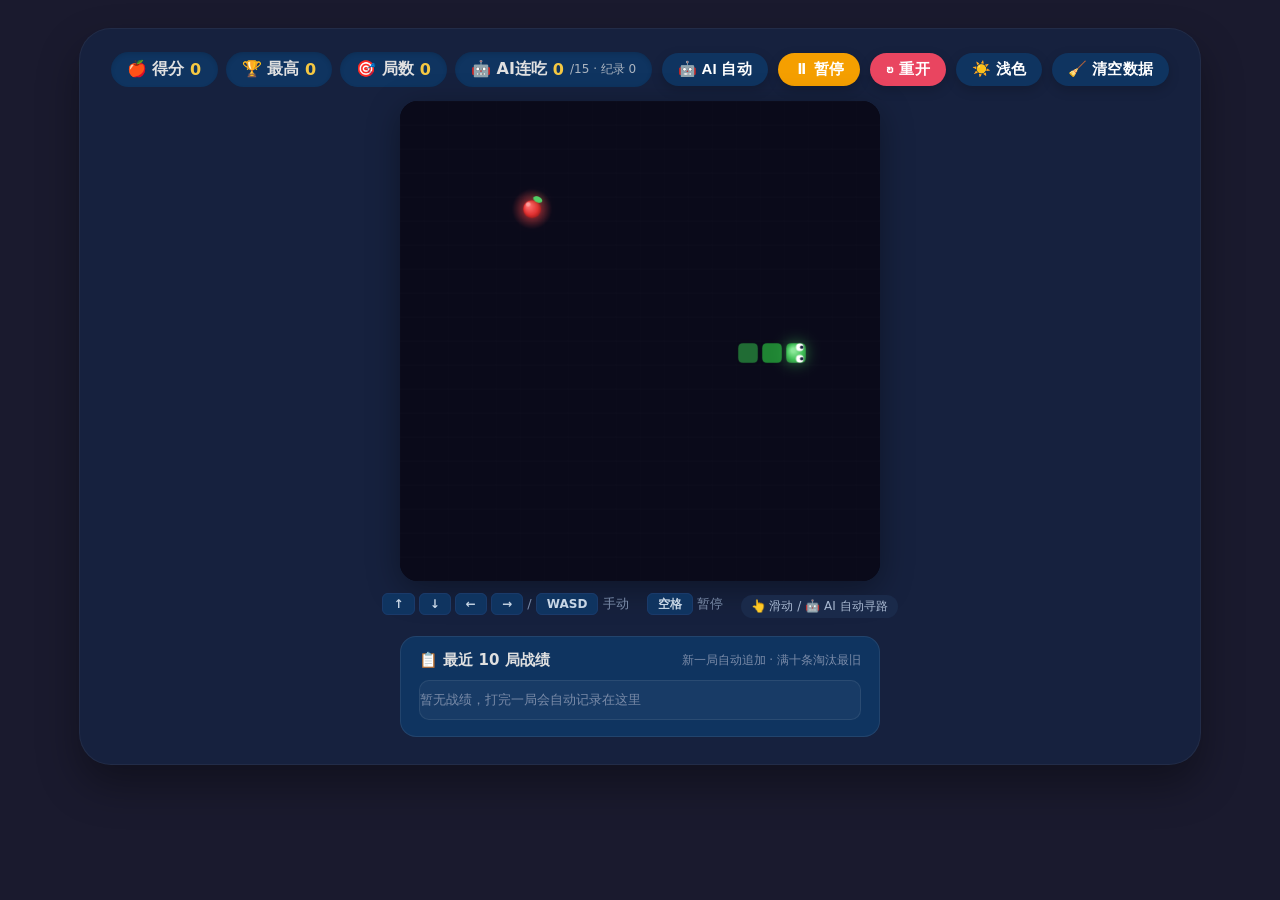
<file: games/snake.html>
<!DOCTYPE html>
<html lang="zh-CN" data-theme="dark">
<head>
    <meta charset="UTF-8">
    <meta name="viewport" content="width=device-width, initial-scale=1.0, maximum-scale=1.0, user-scalable=no">
    <title>贪吃蛇 · AI 高分版</title>
    <style>
        * {
            margin: 0;
            padding: 0;
            box-sizing: border-box;
        }
        /* ===== 主题变量：dark 为原始配色，light 为新增的第二套配色 ===== */
        :root,
        [data-theme="dark"] {
            --bg-page: #1a1a2e;
            --panel: #16213e;
            --chip: #0f3460;
            --chip-text: #e0e0e0;
            --text: #e0e0e0;
            --muted: #7a8ba8;
            --accent: #f5c842;
            --btn-bg: #0f3460;
            --btn-text: #ffffff;
            --btn-restart: #e94560;
            --btn-restart-hover: #ff6b81;
            --btn-pause: #f59f00;
            --btn-pause-running: #37b24d;
            --btn-ai-active: #2b8a3e;
            --kbd-bg: #0f3460;
            --kbd-text: #c8d6e5;
            --kbd-border: #1a3a6a;
            --swipe-bg: #1a2a4a;
            --swipe-text: #a8b8d0;
            --history-bg: #0f3460;
            --history-item: rgba(255, 255, 255, 0.04);
            --history-border: rgba(255, 255, 255, 0.08);
            --goal: #ffd43b;
        }
        [data-theme="light"] {
            --bg-page: #e8edf5;
            --panel: #ffffff;
            --chip: #eef1fe;
            --chip-text: #3a4356;
            --text: #2b2f3a;
            --muted: #6b7280;
            --accent: #b08121;
            --btn-bg: #e2e8f5;
            --btn-text: #2b3a55;
            --btn-restart: #e03131;
            --btn-restart-hover: #ff6b6b;
            --btn-pause: #f08c00;
            --btn-pause-running: #2f9e44;
            --btn-ai-active: #2b8a3e;
            --kbd-bg: #e2e8f5;
            --kbd-text: #3a4356;
            --kbd-border: #c9d4ea;
            --swipe-bg: #e2e8f5;
            --swipe-text: #5b6b85;
            --history-bg: #f3f6fc;
            --history-item: rgba(30, 40, 80, 0.04);
            --history-border: rgba(30, 40, 80, 0.1);
            --goal: #b08121;
        }
        body {
            min-height: 100vh;
            display: flex;
            justify-content: center;
            align-items: flex-start;
            background: var(--bg-page);
            color: var(--text);
            font-family: 'Segoe UI', Roboto, system-ui, sans-serif;
            user-select: none;
            padding: 28px 12px 40px;
            transition: background 0.25s, color 0.25s;
        }
        .game-wrapper {
            background: var(--panel);
            padding: 24px 32px 28px;
            border-radius: 32px;
            box-shadow: 0 20px 40px rgba(0, 0, 0, 0.35), inset 0 0 0 1px rgba(255, 255, 255, 0.05);
            display: flex;
            flex-direction: column;
            align-items: center;
            max-width: 100vw;
            transition: background 0.25s;
        }
        .header {
            width: 100%;
            display: flex;
            justify-content: space-between;
            align-items: center;
            margin-bottom: 14px;
            flex-wrap: wrap;
            gap: 10px;
        }
        .stats-row {
            display: flex;
            gap: 8px;
            flex-wrap: wrap;
        }
        .chip {
            background: var(--chip);
            color: var(--chip-text);
            padding: 7px 16px;
            border-radius: 40px;
            font-size: 16px;
            font-weight: 700;
            box-shadow: inset 0 2px 4px rgba(0, 0, 0, 0.12);
            display: inline-flex;
            align-items: center;
            gap: 6px;
            white-space: nowrap;
        }
        .chip .val {
            color: var(--accent);
            display: inline-block;
            transition: transform 0.15s;
        }
        .chip.goal {
            outline: 2px solid var(--goal);
            color: var(--goal);
        }
        .chip small {
            font-weight: 500;
            opacity: 0.75;
            font-size: 12px;
        }
        #scoreDisplay {
            display: inline-block;
            transition: transform 0.15s;
        }
        .btn-group {
            display: flex;
            gap: 10px;
            flex-wrap: wrap;
            justify-content: center;
        }
        .ctrl-btn {
            background: var(--btn-bg);
            border: none;
            color: var(--btn-text);
            font-size: 15px;
            font-weight: 600;
            padding: 7px 16px;
            border-radius: 40px;
            cursor: pointer;
            transition: 0.2s ease;
            box-shadow: 0 4px 12px rgba(0, 0, 0, 0.18);
            letter-spacing: 0.3px;
            -webkit-tap-highlight-color: transparent;
        }
        .ctrl-btn:hover {
            transform: scale(1.03);
            filter: brightness(1.08);
        }
        .ctrl-btn:active {
            transform: scale(0.95);
        }
        .ctrl-btn.ai-active {
            background: var(--btn-ai-active);
            color: #fff;
            box-shadow: 0 0 20px rgba(43, 138, 62, 0.6);
        }
        .restart-btn {
            background: var(--btn-restart);
            color: #fff;
        }
        .restart-btn:hover {
            background: var(--btn-restart-hover);
        }
        .pause-btn {
            background: var(--btn-pause);
            color: #fff;
        }
        .pause-btn.paused {
            background: var(--btn-pause-running);
        }
        canvas {
            display: block;
            background: #0a0a1a;
            border-radius: 18px;
            box-shadow: inset 0 0 40px rgba(0, 0, 0, 0.35), 0 8px 32px rgba(0, 0, 0, 0.35);
            width: 100%;
            max-width: 480px;
            height: auto;
            aspect-ratio: 1/1;
            touch-action: none;
            cursor: pointer;
        }
        .controls-hint {
            margin-top: 14px;
            color: var(--muted);
            font-size: 13px;
            display: flex;
            gap: 18px;
            flex-wrap: wrap;
            justify-content: center;
        }
        .controls-hint kbd {
            background: var(--kbd-bg);
            color: var(--kbd-text);
            padding: 3px 10px;
            border-radius: 6px;
            font-family: inherit;
            font-weight: 600;
            font-size: 12px;
            border: 1px solid var(--kbd-border);
        }
        .controls-hint .swipe-hint {
            color: var(--swipe-text);
            background: var(--swipe-bg);
            padding: 3px 10px;
            border-radius: 20px;
            font-size: 12px;
        }
        /* ===== 多局战绩面板（新增功能③） ===== */
        .history-panel {
            width: 100%;
            max-width: 480px;
            margin-top: 18px;
            background: var(--history-bg);
            border: 1px solid var(--history-border);
            border-radius: 16px;
            padding: 14px 18px 16px;
        }
        .history-panel h2 {
            font-size: 15px;
            color: var(--text);
            margin-bottom: 10px;
            display: flex;
            justify-content: space-between;
            align-items: center;
        }
        .history-panel h2 small {
            font-size: 12px;
            font-weight: 400;
            color: var(--muted);
        }
        .history-panel ol {
            list-style: none;
            display: flex;
            flex-direction: column;
            gap: 6px;
        }
        .history-panel li {
            display: flex;
            justify-content: space-between;
            gap: 10px;
            background: var(--history-item);
            border: 1px solid var(--history-border);
            border-radius: 10px;
            padding: 6px 12px;
            font-size: 13px;
            color: var(--text);
        }
        .history-panel li .mode-ai {
            color: #51cf66;
            font-weight: 600;
        }
        .history-panel li .mode-manual {
            color: var(--accent);
            font-weight: 600;
        }
        .history-panel .empty {
            color: var(--muted);
            font-size: 13px;
            text-align: center;
            padding: 10px 0;
        }
        @media (max-width: 560px) {
            .game-wrapper {
                padding: 16px 12px 20px;
                border-radius: 20px;
                width: 97vw;
            }
            .header {
                justify-content: center;
                gap: 6px;
            }
            .chip {
                font-size: 13px;
                padding: 5px 12px;
            }
            .ctrl-btn {
                font-size: 13px;
                padding: 5px 12px;
            }
            .controls-hint {
                font-size: 11px;
                gap: 8px;
                flex-direction: column;
                align-items: center;
            }
        }
    </style>
    <meta name="AIGC" content='{"AIGC":{"Label":"2","ContentProducer":"WUSIGRAM","ProduceID":"oXzNdZQFaGFcuENeY4Dv+p56d+FMhrJE7gMPx1xF6xc=","ReservedCode1":"ltAdosCOXU9anhqeesATUhP9UuFiVzpHhC1IejNGVuKuse5vRFnzzAH0012F+Nz4sSiw4+i+OJ+xHarGWYiTPA==","ContentPropagator":"","PropagateID":"","ReservedCode2":""}}'>
    <script>
        // 在页面渲染前恢复上次选择的主题，避免刷新时闪烁（新增功能②：主题切换）
        (function () {
            try {
                var t = localStorage.getItem('snake_theme');
                if (t) t = t.replace(/^"+|"+$/g, ''); // 兼容带引号的 JSON 编码写法
                if (t === 'light' || t === 'dark') {
                    document.documentElement.dataset.theme = t;
                }
            } catch (e) { /* localStorage 不可用时使用默认深色 */ }
        })();
    </script>
</head>
<body>

    <div class="game-wrapper">
        <div class="header">
            <div class="stats-row">
                <div class="chip">🍎 得分 <span class="val" id="scoreDisplay">0</span></div>
                <div class="chip">🏆 最高 <span class="val" id="bestDisplay">0</span></div>
                <div class="chip">🎯 局数 <span class="val" id="gamesDisplay">0</span></div>
                <div class="chip" id="aiStreakChip">🤖 AI连吃 <span class="val" id="streakDisplay">0</span><small>/15 · 纪录 <span id="aiBestDisplay">0</span></small></div>
            </div>
            <div class="btn-group">
                <button class="ctrl-btn" id="aiBtn">🤖 AI 自动</button>
                <button class="ctrl-btn pause-btn" id="pauseBtn">⏸ 暂停</button>
                <button class="ctrl-btn restart-btn" id="restartBtn">↻ 重开</button>
                <button class="ctrl-btn" id="themeBtn">☀️ 浅色</button>
                <button class="ctrl-btn" id="resetDataBtn">🧹 清空数据</button>
            </div>
        </div>

        <canvas id="gameCanvas" width="500" height="500"></canvas>

        <div class="controls-hint">
            <span><kbd>↑</kbd> <kbd>↓</kbd> <kbd>←</kbd> <kbd>→</kbd> / <kbd>WASD</kbd> 手动</span>
            <span><kbd>空格</kbd> 暂停</span>
            <span class="swipe-hint">👆 滑动 / 🤖 AI 自动寻路</span>
        </div>

        <section class="history-panel">
            <h2>📋 最近 10 局战绩 <small>新一局自动追加 · 满十条淘汰最旧</small></h2>
            <ol id="historyList"></ol>
        </section>
    </div>

    <script>
        // ================================================================
        //  存储工具：localStorage 在 file:// 下个别环境会抛异常，统一兜底
        // ================================================================
        const store = {
            get(key, fallback) {
                try {
                    const v = localStorage.getItem(key);
                    return v === null ? fallback : JSON.parse(v);
                } catch (e) { return fallback; }
            },
            set(key, value) {
                try { localStorage.setItem(key, JSON.stringify(value)); } catch (e) { }
            },
            remove(key) {
                try { localStorage.removeItem(key); } catch (e) { }
            }
        };

        // ================================================================
        //  AIController 类 —— 智能寻路：安全吃果 + 追踪蛇尾 + 空间评估
        //  升级：吃到食物的整条路径先在"虚拟蛇"上走一遍，确认变长后
        //  仍能追到尾巴才出发，而不是只看第一步。
        // ================================================================
        class AIController {

            constructor(game) {
                this.game = game;
                this.GRID_SIZE = game.GRID_SIZE;
                this.DIRS = [
                    { dx: 0, dy: -1 }, // 上
                    { dx: 0, dy: 1 }, // 下
                    { dx: -1, dy: 0 }, // 左
                    { dx: 1, dy: 0 } // 右
                ];
                // 缓存，避免重复计算
                this._cache = new Map();
            }

            /**
             * 主决策入口：返回下一步方向
             */
            getNextDirection() {
                const snake = this.game.snake;
                const head = snake[snake.length - 1];
                const food = this.game.food;
                if (!food) return null;

                // 1. 找到最短吃果路径，整条路径模拟通过"尾巴可达性"检查才走
                const foodPath = this._bfsToFood(head, food, snake);
                if (foodPath && foodPath.length > 0) {
                    if (this._pathIsSafe(snake, foodPath)) {
                        return foodPath[0];
                    }
                    // 最短路会把自己困死时，尝试绕路（排除最短路径的第一步）
                    const altDir = this._findAlternativeToFood(head, food, snake, foodPath[0]);
                    if (altDir) {
                        return altDir;
                    }
                }

                // 2. 追踪蛇尾（保持空间）
                const tailDir = this._bfsToTail(head, snake);
                if (tailDir) {
                    return tailDir;
                }

                // 3. 选择可达空间最大的安全方向
                return this._maxSpaceDirection(head, snake);
            }

            /**
             * 判断一条路径是否"安全"：让虚拟蛇走完整条路（最后一步吃到
             * 食物、身体变长），再检查新蛇头到新蛇尾是否仍有通路。
             * 有通路 = 吃完还能绕圈保命 = 不会走进死胡同。
             */
            _pathIsSafe(snake, path) {
                const simSnake = this._simulatePath(snake, path);
                return this._canReachTail(simSnake);
            }

            /**
             * 让虚拟蛇沿路径走完全程：中途每步尾巴照常移除，
             * 只有最后一步（抵达食物）不移除 —— 相当于吃下食物变长。
             */
            _simulatePath(snake, path) {
                const ns = snake.map(s => ({ x: s.x, y: s.y }));
                for (let i = 0; i < path.length; i++) {
                    const h = ns[ns.length - 1];
                    const nh = { x: h.x + path[i].dx, y: h.y + path[i].dy };
                    ns.push(nh);
                    if (i !== path.length - 1) ns.shift();
                }
                return ns;
            }

            /**
             * BFS 寻找从蛇头到食物的安全路径（考虑蛇身移动）
             * 返回方向数组（第一步方向在索引0）
             */
            _bfsToFood(head, food, snake) {
                const size = this.GRID_SIZE;
                const startKey = `${head.x},${head.y}`;
                const cacheKey = `${startKey}|${food.x},${food.y}|${snake.map(s => `${s.x},${s.y}`).join(';')}`;

                // 简单缓存（仅对相同状态）
                if (this._cache.has(cacheKey)) {
                    return this._cache.get(cacheKey);
                }
                // 防止长时间游戏缓存无限膨胀
                if (this._cache.size > 200) this._cache.clear();

                const queue = [];
                const visited = new Set();
                visited.add(startKey);
                queue.push({
                    head: { x: head.x, y: head.y },
                    snake: snake.map(s => ({ x: s.x, y: s.y })),
                    path: []
                });

                while (queue.length > 0) {
                    const cur = queue.shift();
                    if (cur.head.x === food.x && cur.head.y === food.y) {
                        this._cache.set(cacheKey, cur.path);
                        return cur.path;
                    }

                    for (const d of this.DIRS) {
                        const nh = { x: cur.head.x + d.dx, y: cur.head.y + d.dy };
                        if (nh.x < 0 || nh.x >= size || nh.y < 0 || nh.y >= size) continue;

                        const ate = (nh.x === food.x && nh.y === food.y);
                        const ns = [...cur.snake];
                        ns.push(nh);
                        if (!ate) ns.shift();

                        // 检查新蛇头是否撞到新蛇身（排除尾部）
                        let collision = false;
                        for (let i = 0; i < ns.length - 1; i++) {
                            if (ns[i].x === nh.x && ns[i].y === nh.y) {
                                collision = true;
                                break;
                            }
                        }
                        if (collision) continue;

                        const key = `${nh.x},${nh.y}`;
                        if (visited.has(key)) continue;
                        visited.add(key);
                        queue.push({
                            head: nh,
                            snake: ns,
                            path: [...cur.path, d]
                        });
                    }
                }

                this._cache.set(cacheKey, null);
                return null;
            }

            /**
             * 寻找替代路径（排除某个方向作为第一步）
             */
            _findAlternativeToFood(head, food, snake, excludedDir) {
                const size = this.GRID_SIZE;
                for (const d of this.DIRS) {
                    if (d.dx === excludedDir.dx && d.dy === excludedDir.dy) continue;
                    const nh = { x: head.x + d.dx, y: head.y + d.dy };
                    if (nh.x < 0 || nh.x >= size || nh.y < 0 || nh.y >= size) continue;
                    if (!this._isSafeSimple(nh, snake)) continue;
                    // 从这个新位置再BFS到食物，拼成完整路径后做同样的安全检查
                    const subSnake = this._simulateStep(snake, nh, (nh.x === food.x && nh.y === food.y));
                    const subPath = this._bfsToFood(nh, food, subSnake);
                    if (subPath && subPath.length > 0) {
                        if (this._pathIsSafe(snake, [d, ...subPath])) {
                            return d;
                        }
                    }
                }
                return null;
            }

            /**
             * BFS 从蛇头到蛇尾（蛇尾位置可通行）
             * 返回第一步方向
             */
            _bfsToTail(head, snake) {
                const size = this.GRID_SIZE;
                const tail = snake[0];
                if (head.x === tail.x && head.y === tail.y) return null;

                // 构建蛇身集合（排除蛇尾，因为蛇尾会移开）
                const snakeSet = new Set();
                for (let i = 1; i < snake.length; i++) {
                    snakeSet.add(`${snake[i].x},${snake[i].y}`);
                }
                const tailKey = `${tail.x},${tail.y}`;

                const visited = new Set();
                const queue = [];
                visited.add(`${head.x},${head.y}`);
                queue.push({ x: head.x, y: head.y, dx: 0, dy: 0 });

                while (queue.length > 0) {
                    const cur = queue.shift();
                    if (cur.x === tail.x && cur.y === tail.y) {
                        if (cur.dx === 0 && cur.dy === 0) return null;
                        return { dx: cur.dx, dy: cur.dy };
                    }

                    for (const d of this.DIRS) {
                        const nx = cur.x + d.dx;
                        const ny = cur.y + d.dy;
                        const key = `${nx},${ny}`;
                        if (nx < 0 || nx >= size || ny < 0 || ny >= size) continue;
                        if (visited.has(key)) continue;
                        if (snakeSet.has(key) && key !== tailKey) continue;
                        visited.add(key);
                        const firstDx = (cur.dx === 0 && cur.dy === 0) ? d.dx : cur.dx;
                        const firstDy = (cur.dx === 0 && cur.dy === 0) ? d.dy : cur.dy;
                        queue.push({ x: nx, y: ny, dx: firstDx, dy: firstDy });
                    }
                }
                return null;
            }

            /**
             * 检查从蛇头能否到达蛇尾（BFS，蛇尾位置可通行）
             */
            _canReachTail(snake) {
                const head = snake[snake.length - 1];
                const tail = snake[0];
                if (head.x === tail.x && head.y === tail.y) return true;

                const size = this.GRID_SIZE;
                const snakeSet = new Set();
                for (let i = 1; i < snake.length; i++) {
                    snakeSet.add(`${snake[i].x},${snake[i].y}`);
                }
                const tailKey = `${tail.x},${tail.y}`;

                const visited = new Set();
                const queue = [];
                visited.add(`${head.x},${head.y}`);
                queue.push({ x: head.x, y: head.y });

                while (queue.length > 0) {
                    const cur = queue.shift();
                    if (cur.x === tail.x && cur.y === tail.y) return true;

                    for (const d of this.DIRS) {
                        const nx = cur.x + d.dx;
                        const ny = cur.y + d.dy;
                        const key = `${nx},${ny}`;
                        if (nx < 0 || nx >= size || ny < 0 || ny >= size) continue;
                        if (visited.has(key)) continue;
                        if (snakeSet.has(key) && key !== tailKey) continue;
                        visited.add(key);
                        queue.push({ x: nx, y: ny });
                    }
                }
                return false;
            }

            /**
             * 模拟蛇移动一步
             */
            _simulateStep(snake, newHead, ateFood) {
                const ns = snake.map(s => ({ x: s.x, y: s.y }));
                ns.push(newHead);
                if (!ateFood) ns.shift();
                return ns;
            }

            /**
             * 简单安全检查：不撞墙、不撞蛇身（尾部除外）
             */
            _isSafeSimple(newHead, snake) {
                const size = this.GRID_SIZE;
                if (newHead.x < 0 || newHead.x >= size || newHead.y < 0 || newHead.y >= size) return false;
                for (let i = 0; i < snake.length - 1; i++) {
                    if (snake[i].x === newHead.x && snake[i].y === newHead.y) return false;
                }
                return true;
            }

            /**
             * 选择可达空间最大的安全方向
             */
            _maxSpaceDirection(head, snake) {
                const size = this.GRID_SIZE;
                let bestSpace = -1;
                let bestDir = null;

                for (const d of this.DIRS) {
                    const nh = { x: head.x + d.dx, y: head.y + d.dy };
                    if (!this._isSafeSimple(nh, snake)) continue;
                    const simSnake = this._simulateStep(snake, nh, false);
                    const space = this._countReachable(nh, simSnake);
                    if (space > bestSpace) {
                        bestSpace = space;
                        bestDir = d;
                    }
                }
                return bestDir;
            }

            /**
             * BFS 计算从 start 出发的可达格子数
             */
            _countReachable(start, snakeBody) {
                const size = this.GRID_SIZE;
                const snakeSet = new Set();
                for (let i = 0; i < snakeBody.length - 1; i++) {
                    snakeSet.add(`${snakeBody[i].x},${snakeBody[i].y}`);
                }
                const tailKey = `${snakeBody[0].x},${snakeBody[0].y}`;

                const visited = new Set();
                const queue = [];
                visited.add(`${start.x},${start.y}`);
                queue.push({ x: start.x, y: start.y });
                let count = 0;

                while (queue.length > 0) {
                    const cur = queue.shift();
                    count++;
                    for (const d of this.DIRS) {
                        const nx = cur.x + d.dx;
                        const ny = cur.y + d.dy;
                        const key = `${nx},${ny}`;
                        if (nx < 0 || nx >= size || ny < 0 || ny >= size) continue;
                        if (visited.has(key)) continue;
                        if (snakeSet.has(key) && key !== tailKey) continue;
                        visited.add(key);
                        queue.push({ x: nx, y: ny });
                    }
                }
                return count;
            }

            /**
             * AI 决策入口（由 Game 在每个游戏节拍内调用，不再单独开定时器）
             */
            step() {
                if (this.game.gameOver || !this.game.isRunning || this.game.isPaused) return;
                const dir = this.getNextDirection();
                if (dir) {
                    this.game.forceDirection(dir.dx, dir.dy);
                }
            }

            /**
             * 清除缓存
             */
            clearCache() {
                this._cache.clear();
            }
        }


        // ================================================================
        //  Game 类
        // ================================================================
        class Game {

            constructor(canvasId, scoreId, bestId, gamesId, streakId, aiBestId, aiStreakChipId,
                restartBtnId, aiBtnId, pauseBtnId, themeBtnId, resetDataBtnId, historyListId) {
                this.canvas = document.getElementById(canvasId);
                this.ctx = this.canvas.getContext('2d');
                this.scoreSpan = document.getElementById(scoreId);
                this.bestSpan = document.getElementById(bestId);
                this.gamesSpan = document.getElementById(gamesId);
                this.streakSpan = document.getElementById(streakId);
                this.aiBestSpan = document.getElementById(aiBestId);
                this.aiStreakChip = document.getElementById(aiStreakChipId);
                this.restartBtn = document.getElementById(restartBtnId);
                this.aiBtn = document.getElementById(aiBtnId);
                this.pauseBtn = document.getElementById(pauseBtnId);
                this.themeBtn = document.getElementById(themeBtnId);
                this.resetDataBtn = document.getElementById(resetDataBtnId);
                this.historyList = document.getElementById(historyListId);

                this.GRID_SIZE = 20;
                this.CELL_SIZE = 25;
                this.canvas.width = this.GRID_SIZE * this.CELL_SIZE;
                this.canvas.height = this.GRID_SIZE * this.CELL_SIZE;

                // ===== 新增功能①计分制：最高分 / 局数 持久化，新一局不清零 =====
                this.best = store.get('snake_best', 0);
                this.games = store.get('snake_games', 0);
                // ===== 新增功能③多局战绩：最近 10 局 =====
                this.history = store.get('snake_history', []);
                // AI 连吃追踪（阶段二硬指标：连续吃完 15 个食物不死）
                this.aiStreak = 0;
                this.aiBestStreak = store.get('snake_ai_best', 0);
                this.AI_GOAL = 15;

                this.snake = [];
                this.direction = { dx: 1, dy: 0 };
                this.nextDirection = { dx: 1, dy: 0 };
                this.food = null;
                this.score = 0;
                this.gameOver = false;
                this.isRunning = false;
                this.isPaused = false;

                this.aiActive = false;
                this.aiController = new AIController(this);

                this.loopTimer = null;
                this.MANUAL_SPEED = 140; // 手动模式节拍
                this.AI_SPEED = 70;      // AI 演示节拍（快一倍方便观察）
                this.INTERVAL_MS = this.MANUAL_SPEED;

                this._bindEvents();
                this._updateStatsUI();
                this._renderHistory();
                this._updateThemeBtn();
                this.reset();
            }

            /* ---------- 主题切换（新增功能②） ---------- */
            get theme() {
                return document.documentElement.dataset.theme === 'light' ? 'light' : 'dark';
            }

            toggleTheme() {
                const next = this.theme === 'dark' ? 'light' : 'dark';
                document.documentElement.dataset.theme = next;
                try { localStorage.setItem('snake_theme', next); } catch (e) { } // 存裸字符串，头部的恢复脚本按原文比较
                this._updateThemeBtn();
                this.draw(); // 立即按新配色重绘画布
            }

            _updateThemeBtn() {
                this.themeBtn.textContent = this.theme === 'dark' ? '☀️ 浅色' : '🌙 深色';
            }

            /* ---------- 画布配色随主题切换 ---------- */
            _palette() {
                if (this.theme === 'light') {
                    return {
                        bg: '#eef2f8',
                        grid: 'rgba(30, 40, 80, 0.07)',
                        overlay: 'rgba(248, 250, 253, 0.72)',
                        overlayText: '#3a4356',
                        overTitle: '#d6336c',
                        pauseTitle: '#b08121',
                        shadowTitle: 'rgba(214, 51, 108, 0.35)',
                        shadowPause: 'rgba(176, 129, 33, 0.35)'
                    };
                }
                return {
                    bg: '#0a0a1a',
                    grid: 'rgba(255,255,255,0.04)',
                    overlay: 'rgba(0,0,0,0.6)',
                    overlayText: '#c8d6e5',
                    overTitle: '#ff6b6b',
                    pauseTitle: '#f5c842',
                    shadowTitle: 'rgba(255, 80, 80, 0.5)',
                    shadowPause: 'rgba(245, 200, 66, 0.5)'
                };
            }

            forceDirection(dx, dy) {
                this.nextDirection = { dx, dy };
            }

            toggleAI() {
                if (this.gameOver) {
                    // 游戏结束时点击 = 直接开一局 AI 演示
                    this.aiActive = true; // reset() 会按此状态配置速度与按钮
                    this.reset();
                    return;
                }
                this.aiActive = !this.aiActive;
                if (this.aiActive) {
                    this.aiController.clearCache();
                    this._setSpeed(this.AI_SPEED);
                    this.aiBtn.textContent = '🧠 AI 运行中';
                    this.aiBtn.classList.add('ai-active');
                } else {
                    this._setSpeed(this.MANUAL_SPEED);
                    this.aiBtn.textContent = '🤖 AI 自动';
                    this.aiBtn.classList.remove('ai-active');
                }
            }

            togglePause() {
                if (this.gameOver) return;
                this.isPaused = !this.isPaused;
                if (this.isPaused) {
                    this.pauseBtn.textContent = '▶ 继续';
                    this.pauseBtn.classList.add('paused');
                } else {
                    this.pauseBtn.textContent = '⏸ 暂停';
                    this.pauseBtn.classList.remove('paused');
                }
            }

            reset() {
                this._stopLoop();
                this.aiController.clearCache();

                this.gameOver = false;
                this.isRunning = false;
                this.isPaused = false;
                this.score = 0;
                this.aiStreak = 0;
                this.direction = { dx: 1, dy: 0 };
                this.nextDirection = { dx: 1, dy: 0 };

                // 初始蛇：3节，位于中央偏左，方向向右
                this.snake = [
                    { x: 7, y: 10 },
                    { x: 8, y: 10 },
                    { x: 9, y: 10 }
                ];

                this._generateFood();
                this._updateScore();
                this._updateStatsUI();
                this.pauseBtn.textContent = '⏸ 暂停';
                this.pauseBtn.classList.remove('paused');
                // AI 状态在重开后保持，实现"死亡自动重开、连续演示"
                if (this.aiActive) {
                    this._setSpeed(this.AI_SPEED);
                    this.aiBtn.textContent = '🧠 AI 运行中';
                    this.aiBtn.classList.add('ai-active');
                } else {
                    this._setSpeed(this.MANUAL_SPEED);
                }
                this.draw();
                this._startLoop();
            }

            _setSpeed(ms) {
                this.INTERVAL_MS = ms;
                // 循环已在跑则重启定时器使新速度立即生效
                if (this.loopTimer) {
                    this._stopLoop();
                    this.isRunning = true;
                    this._startLoop();
                }
            }

            _startLoop() {
                if (this.loopTimer) return;
                this.isRunning = true;
                this.loopTimer = setInterval(() => {
                    if (!this.gameOver && this.isRunning && !this.isPaused) {
                        this._update();
                        this.draw();
                    }
                }, this.INTERVAL_MS);
            }

            _stopLoop() {
                if (this.loopTimer) {
                    clearInterval(this.loopTimer);
                    this.loopTimer = null;
                }
                this.isRunning = false;
            }

            _update() {
                // AI 决策并入游戏节拍：每走一步前先算一次方向，节奏与游戏完全同步
                if (this.aiActive) {
                    this.aiController.step();
                }

                if (!this._isOpposite(this.nextDirection, this.direction)) {
                    this.direction = { ...this.nextDirection };
                }

                const head = this.snake[this.snake.length - 1];
                const newHead = {
                    x: head.x + this.direction.dx,
                    y: head.y + this.direction.dy
                };

                const ateFood = (this.food && newHead.x === this.food.x && newHead.y === this.food.y);

                this.snake.push(newHead);
                if (!ateFood) {
                    this.snake.shift();
                } else {
                    this.score += 1;
                    if (this.aiActive) {
                        this.aiStreak += 1;
                        if (this.aiStreak >= this.AI_GOAL) {
                            this.aiStreakChip.classList.add('goal'); // 达成 15 连吃，金色高亮
                        }
                    }
                    if (this.score > this.best) {
                        this.best = this.score;
                        store.set('snake_best', this.best);
                    }
                    this._updateScore();
                    this._updateStatsUI();
                    this._generateFood();
                }

                if (this._checkCollision()) {
                    this._gameOver();
                }
            }

            draw() {
                const ctx = this.ctx;
                const W = this.canvas.width;
                const H = this.canvas.height;
                const cell = this.CELL_SIZE;
                const grid = this.GRID_SIZE;
                const P = this._palette();

                // 背景
                ctx.fillStyle = P.bg;
                ctx.fillRect(0, 0, W, H);

                // 网格线
                ctx.strokeStyle = P.grid;
                ctx.lineWidth = 0.5;
                for (let i = 0; i <= grid; i++) {
                    const pos = i * cell;
                    ctx.beginPath();
                    ctx.moveTo(pos, 0);
                    ctx.lineTo(pos, H);
                    ctx.stroke();
                    ctx.beginPath();
                    ctx.moveTo(0, pos);
                    ctx.lineTo(W, pos);
                    ctx.stroke();
                }

                // 食物
                if (this.food) {
                    const fx = this.food.x * cell + cell / 2;
                    const fy = this.food.y * cell + cell / 2;
                    const radius = cell * 0.38;

                    // 光晕
                    const glow = ctx.createRadialGradient(fx, fy, 0, fx, fy, radius * 2.2);
                    glow.addColorStop(0, 'rgba(255, 80, 80, 0.5)');
                    glow.addColorStop(1, 'rgba(255, 80, 80, 0)');
                    ctx.fillStyle = glow;
                    ctx.beginPath();
                    ctx.arc(fx, fy, radius * 2.2, 0, Math.PI * 2);
                    ctx.fill();

                    // 果实
                    const grad = ctx.createRadialGradient(fx - 4, fy - 4, 2, fx, fy, radius);
                    grad.addColorStop(0, '#ff6b6b');
                    grad.addColorStop(0.7, '#e03131');
                    grad.addColorStop(1, '#a51d1d');
                    ctx.shadowColor = 'rgba(255, 60, 60, 0.6)';
                    ctx.shadowBlur = 14;
                    ctx.fillStyle = grad;
                    ctx.beginPath();
                    ctx.arc(fx, fy, radius, 0, Math.PI * 2);
                    ctx.fill();
                    ctx.shadowBlur = 0;

                    // 高光
                    ctx.fillStyle = 'rgba(255,255,255,0.35)';
                    ctx.beginPath();
                    ctx.arc(fx - 4, fy - 5, radius * 0.25, 0, Math.PI * 2);
                    ctx.fill();

                    // 叶子
                    ctx.fillStyle = '#51cf66';
                    ctx.shadowBlur = 8;
                    ctx.shadowColor = 'rgba(80, 200, 80, 0.3)';
                    ctx.beginPath();
                    ctx.ellipse(fx + 6, fy - 10, 5, 3, 0.4, 0, Math.PI * 2);
                    ctx.fill();
                    ctx.shadowBlur = 0;
                }

                // 蛇身
                const len = this.snake.length;
                for (let i = 0; i < len; i++) {
                    const seg = this.snake[i];
                    const sx = seg.x * cell;
                    const sy = seg.y * cell;
                    const isHead = (i === len - 1);
                    const size = cell * 0.82;
                    const radius = 5;

                    let color;
                    if (isHead) {
                        const grad = ctx.createRadialGradient(
                            sx + cell / 2 - 3, sy + cell / 2 - 3, 2,
                            sx + cell / 2, sy + cell / 2, cell / 2
                        );
                        grad.addColorStop(0, '#8ce99a');
                        grad.addColorStop(0.6, '#40c057');
                        grad.addColorStop(1, '#2b8a3e');
                        color = grad;
                    } else {
                        const ratio = 0.6 + 0.4 * (i / len);
                        const g = Math.floor(180 * ratio);
                        const r = Math.floor(40 * (1 - ratio * 0.3));
                        const b = Math.floor(60 * (1 - ratio * 0.2));
                        color = `rgb(${r}, ${g}, ${b})`;
                    }

                    ctx.shadowColor = isHead ? 'rgba(80, 220, 100, 0.5)' : 'rgba(0,0,0,0.2)';
                    ctx.shadowBlur = isHead ? 16 : 6;

                    const rx = sx + (cell - size) / 2;
                    const ry = sy + (cell - size) / 2;
                    ctx.fillStyle = color;
                    ctx.beginPath();
                    this._roundRect(ctx, rx, ry, size, size, radius);
                    ctx.fill();

                    // 蛇头眼睛
                    if (isHead) {
                        ctx.shadowBlur = 0;
                        const cx = sx + cell / 2;
                        const cy = sy + cell / 2;
                        const eyeSize = 4;
                        const pupilSize = 1.8;
                        const dir = this.direction;
                        let ex1, ey1, ex2, ey2, offX, offY;

                        if (dir.dx === 1) {
                            ex1 = cx + 4;
                            ey1 = cy - 6;
                            ex2 = cx + 4;
                            ey2 = cy + 6;
                            offX = 2;
                            offY = 0;
                        } else if (dir.dx === -1) {
                            ex1 = cx - 4;
                            ey1 = cy - 6;
                            ex2 = cx - 4;
                            ey2 = cy + 6;
                            offX = -2;
                            offY = 0;
                        } else if (dir.dy === -1) {
                            ex1 = cx - 6;
                            ey1 = cy - 4;
                            ex2 = cx + 6;
                            ey2 = cy - 4;
                            offX = 0;
                            offY = -2;
                        } else {
                            ex1 = cx - 6;
                            ey1 = cy + 4;
                            ex2 = cx + 6;
                            ey2 = cy + 4;
                            offX = 0;
                            offY = 2;
                        }

                        // 眼白
                        ctx.fillStyle = 'white';
                        ctx.beginPath();
                        ctx.arc(ex1, ey1, eyeSize, 0, Math.PI * 2);
                        ctx.fill();
                        ctx.beginPath();
                        ctx.arc(ex2, ey2, eyeSize, 0, Math.PI * 2);
                        ctx.fill();

                        // 瞳孔
                        ctx.fillStyle = '#15203a';
                        ctx.beginPath();
                        ctx.arc(ex1 + offX, ey1 + offY, pupilSize, 0, Math.PI * 2);
                        ctx.fill();
                        ctx.beginPath();
                        ctx.arc(ex2 + offX, ey2 + offY, pupilSize, 0, Math.PI * 2);
                        ctx.fill();
                    }
                    ctx.shadowBlur = 0;
                }

                // 游戏结束覆盖层
                if (this.gameOver) {
                    ctx.fillStyle = P.overlay;
                    ctx.fillRect(0, 0, W, H);
                    ctx.textAlign = 'center';
                    ctx.textBaseline = 'middle';
                    ctx.font = 'bold 42px "Segoe UI", system-ui, sans-serif';
                    ctx.fillStyle = P.overTitle;
                    ctx.shadowColor = P.shadowTitle;
                    ctx.shadowBlur = 30;
                    ctx.fillText('💀 游戏结束', W / 2, H / 2 - 20);
                    ctx.shadowBlur = 0;
                    ctx.font = '18px "Segoe UI", system-ui, sans-serif';
                    ctx.fillStyle = P.overlayText;
                    if (this.aiActive) {
                        ctx.fillText(`AI 本局连吃 ${this.aiStreak} 个 · 1 秒后自动重开`, W / 2, H / 2 + 48);
                    } else {
                        ctx.fillText(`得分 ${this.score} · 点击「重开」再来一局`, W / 2, H / 2 + 48);
                    }
                } else if (this.isPaused && !this.gameOver) {
                    // 暂停覆盖层
                    ctx.fillStyle = P.overlay;
                    ctx.fillRect(0, 0, W, H);
                    ctx.textAlign = 'center';
                    ctx.textBaseline = 'middle';
                    ctx.font = 'bold 40px "Segoe UI", system-ui, sans-serif';
                    ctx.fillStyle = P.pauseTitle;
                    ctx.shadowColor = P.shadowPause;
                    ctx.shadowBlur = 25;
                    ctx.fillText('⏸ 已暂停', W / 2, H / 2);
                    ctx.shadowBlur = 0;
                    ctx.font = '16px "Segoe UI", system-ui, sans-serif';
                    ctx.fillStyle = P.overlayText;
                    ctx.fillText('按空格或点击「继续」', W / 2, H / 2 + 40);
                }
            }

            _roundRect(ctx, x, y, w, h, r) {
                if (r > w / 2) r = w / 2;
                if (r > h / 2) r = h / 2;
                ctx.moveTo(x + r, y);
                ctx.lineTo(x + w - r, y);
                ctx.quadraticCurveTo(x + w, y, x + w, y + r);
                ctx.lineTo(x + w, y + h - r);
                ctx.quadraticCurveTo(x + w, y + h, x + w - r, y + h);
                ctx.lineTo(x + r, y + h);
                ctx.quadraticCurveTo(x, y + h, x, y + h - r);
                ctx.lineTo(x, y + r);
                ctx.quadraticCurveTo(x, y, x + r, y);
                ctx.closePath();
            }

            _generateFood() {
                const maxAttempts = 1000;
                for (let attempt = 0; attempt < maxAttempts; attempt++) {
                    const fx = Math.floor(Math.random() * this.GRID_SIZE);
                    const fy = Math.floor(Math.random() * this.GRID_SIZE);
                    if (!this._isOnSnake(fx, fy)) {
                        this.food = { x: fx, y: fy };
                        return;
                    }
                }
                // 极端情况：蛇几乎占满整个棋盘
                for (let y = 0; y < this.GRID_SIZE; y++) {
                    for (let x = 0; x < this.GRID_SIZE; x++) {
                        if (!this._isOnSnake(x, y)) {
                            this.food = { x, y };
                            return;
                        }
                    }
                }
                this.food = null; // 棋盘已满
            }

            _isOnSnake(x, y) {
                return this.snake.some(seg => seg.x === x && seg.y === y);
            }

            _checkCollision() {
                const head = this.snake[this.snake.length - 1];
                if (head.x < 0 || head.x >= this.GRID_SIZE || head.y < 0 || head.y >= this.GRID_SIZE) {
                    return true;
                }
                for (let i = 0; i < this.snake.length - 1; i++) {
                    if (this.snake[i].x === head.x && this.snake[i].y === head.y) {
                        return true;
                    }
                }
                return false;
            }

            _gameOver() {
                if (this.gameOver) return;
                this.gameOver = true;
                this.isRunning = false;
                this._stopLoop();

                // ===== 记录战绩与统计（新增功能①③） =====
                this.games += 1;
                store.set('snake_games', this.games);
                this.history.unshift({
                    n: this.games,
                    score: this.score,
                    mode: this.aiActive ? 'AI' : '手动',
                    time: new Date().toTimeString().slice(0, 5)
                });
                if (this.history.length > 10) this.history.length = 10;
                store.set('snake_history', this.history);

                if (this.aiActive) {
                    // 阶段二硬指标追踪：本局 AI 连吃数与历史纪录
                    if (this.aiStreak > this.aiBestStreak) {
                        this.aiBestStreak = this.aiStreak;
                        store.set('snake_ai_best', this.aiBestStreak);
                    }
                    this._updateStatsUI();
                    // AI 演示模式：1 秒后自动重开，保证"全程无需人工操作"
                    this.draw();
                    setTimeout(() => {
                        if (this.gameOver && this.aiActive) this.reset();
                    }, 1000);
                } else {
                    this._updateStatsUI();
                    this.draw(); // 不再使用 alert 弹窗，直接用画布覆盖层提示
                }
                this._renderHistory();
            }

            _updateScore() {
                this.scoreSpan.textContent = this.score;
                this.scoreSpan.style.transform = 'scale(1.3)';
                setTimeout(() => {
                    this.scoreSpan.style.transform = 'scale(1)';
                }, 120);
            }

            _updateStatsUI() {
                this.bestSpan.textContent = this.best;
                this.gamesSpan.textContent = this.games;
                this.streakSpan.textContent = this.aiStreak;
                this.aiBestSpan.textContent = this.aiBestStreak;
                if (this.aiStreak < this.AI_GOAL) {
                    this.aiStreakChip.classList.remove('goal');
                }
            }

            _renderHistory() {
                if (!this.history.length) {
                    this.historyList.innerHTML = '<li class="empty">暂无战绩，打完一局会自动记录在这里</li>';
                    return;
                }
                this.historyList.innerHTML = this.history.map(h => `
                    <li>
                        <span>第 ${h.n} 局</span>
                        <span>得分 ${h.score}</span>
                        <span class="${h.mode === 'AI' ? 'mode-ai' : 'mode-manual'}">${h.mode}</span>
                        <span>${h.time}</span>
                    </li>`).join('');
            }

            /* ---------- 清空数据（新增功能①的「重置」按钮） ---------- */
            _resetAllData() {
                if (!confirm('确定清空最高分、局数、战绩和 AI 连吃纪录吗？\n（主题设置不会被清除）')) return;
                store.remove('snake_best');
                store.remove('snake_games');
                store.remove('snake_history');
                store.remove('snake_ai_best');
                this.best = 0;
                this.games = 0;
                this.history = [];
                this.aiBestStreak = 0;
                this._updateStatsUI();
                this._renderHistory();
            }

            _isOpposite(dir1, dir2) {
                return (dir1.dx === -dir2.dx && dir1.dy === -dir2.dy);
            }

            _bindEvents() {
                // 键盘方向键 + WASD
                document.addEventListener('keydown', (e) => {
                    const key = e.key;
                    if (key.startsWith('Arrow')) {
                        e.preventDefault();
                    }
                    if (this.gameOver) return;

                    // 空格暂停
                    if (key === ' ' || key === 'Spacebar') {
                        e.preventDefault();
                        this.togglePause();
                        return;
                    }

                    if (this.aiActive) return;
                    if (this.isPaused) return;

                    let newDx = 0,
                        newDy = 0;
                    switch (key) {
                        case 'ArrowUp':
                        case 'w':
                        case 'W':
                            newDy = -1;
                            break;
                        case 'ArrowDown':
                        case 's':
                        case 'S':
                            newDy = 1;
                            break;
                        case 'ArrowLeft':
                        case 'a':
                        case 'A':
                            newDx = -1;
                            break;
                        case 'ArrowRight':
                        case 'd':
                        case 'D':
                            newDx = 1;
                            break;
                        default:
                            return;
                    }
                    const candidate = { dx: newDx, dy: newDy };
                    if (!this._isOpposite(candidate, this.direction)) {
                        this.nextDirection = candidate;
                    }
                });

                // 按钮事件
                this.restartBtn.addEventListener('click', () => {
                    this.reset();
                });

                this.aiBtn.addEventListener('click', () => {
                    this.toggleAI();
                });

                this.pauseBtn.addEventListener('click', () => {
                    this.togglePause();
                });

                this.themeBtn.addEventListener('click', () => {
                    this.toggleTheme();
                });

                this.resetDataBtn.addEventListener('click', () => {
                    this._resetAllData();
                });

                // 触摸滑动控制
                let touchStartX = 0;
                let touchStartY = 0;
                let touchMoved = false;

                this.canvas.addEventListener('touchstart', (e) => {
                    if (this.gameOver) return;
                    if (this.aiActive) return;
                    e.preventDefault();
                    const touch = e.touches[0];
                    touchStartX = touch.clientX;
                    touchStartY = touch.clientY;
                    touchMoved = false;
                }, { passive: false });

                this.canvas.addEventListener('touchmove', (e) => {
                    if (this.gameOver || this.aiActive) return;
                    e.preventDefault();
                    const touch = e.touches[0];
                    const dx = touch.clientX - touchStartX;
                    const dy = touch.clientY - touchStartY;
                    if (Math.abs(dx) > 20 || Math.abs(dy) > 20) {
                        touchMoved = true;
                        if (Math.abs(dx) > Math.abs(dy)) {
                            const candidate = { dx: dx > 0 ? 1 : -1, dy: 0 };
                            if (!this._isOpposite(candidate, this.direction)) {
                                this.nextDirection = candidate;
                            }
                        } else {
                            const candidate = { dx: 0, dy: dy > 0 ? 1 : -1 };
                            if (!this._isOpposite(candidate, this.direction)) {
                                this.nextDirection = candidate;
                            }
                        }
                        touchStartX = touch.clientX;
                        touchStartY = touch.clientY;
                    }
                }, { passive: false });

                this.canvas.addEventListener('touchend', (e) => {
                    if (touchMoved) e.preventDefault();
                }, { passive: false });

                // 防止页面滚动
                window.addEventListener('keydown', (e) => {
                    if (e.key.startsWith('Arrow') || e.key === ' ') {
                        e.preventDefault();
                    }
                }, { passive: false });
            }
        }

        // ================================================================
        //  启动游戏
        // ================================================================
        document.addEventListener('DOMContentLoaded', () => {
            const game = new Game('gameCanvas', 'scoreDisplay', 'bestDisplay', 'gamesDisplay',
                'streakDisplay', 'aiBestDisplay', 'aiStreakChip',
                'restartBtn', 'aiBtn', 'pauseBtn', 'themeBtn', 'resetDataBtn', 'historyList');
            window.__game = game; // 供自动化验证使用
        });
    </script>

</body>
</html>
</file>
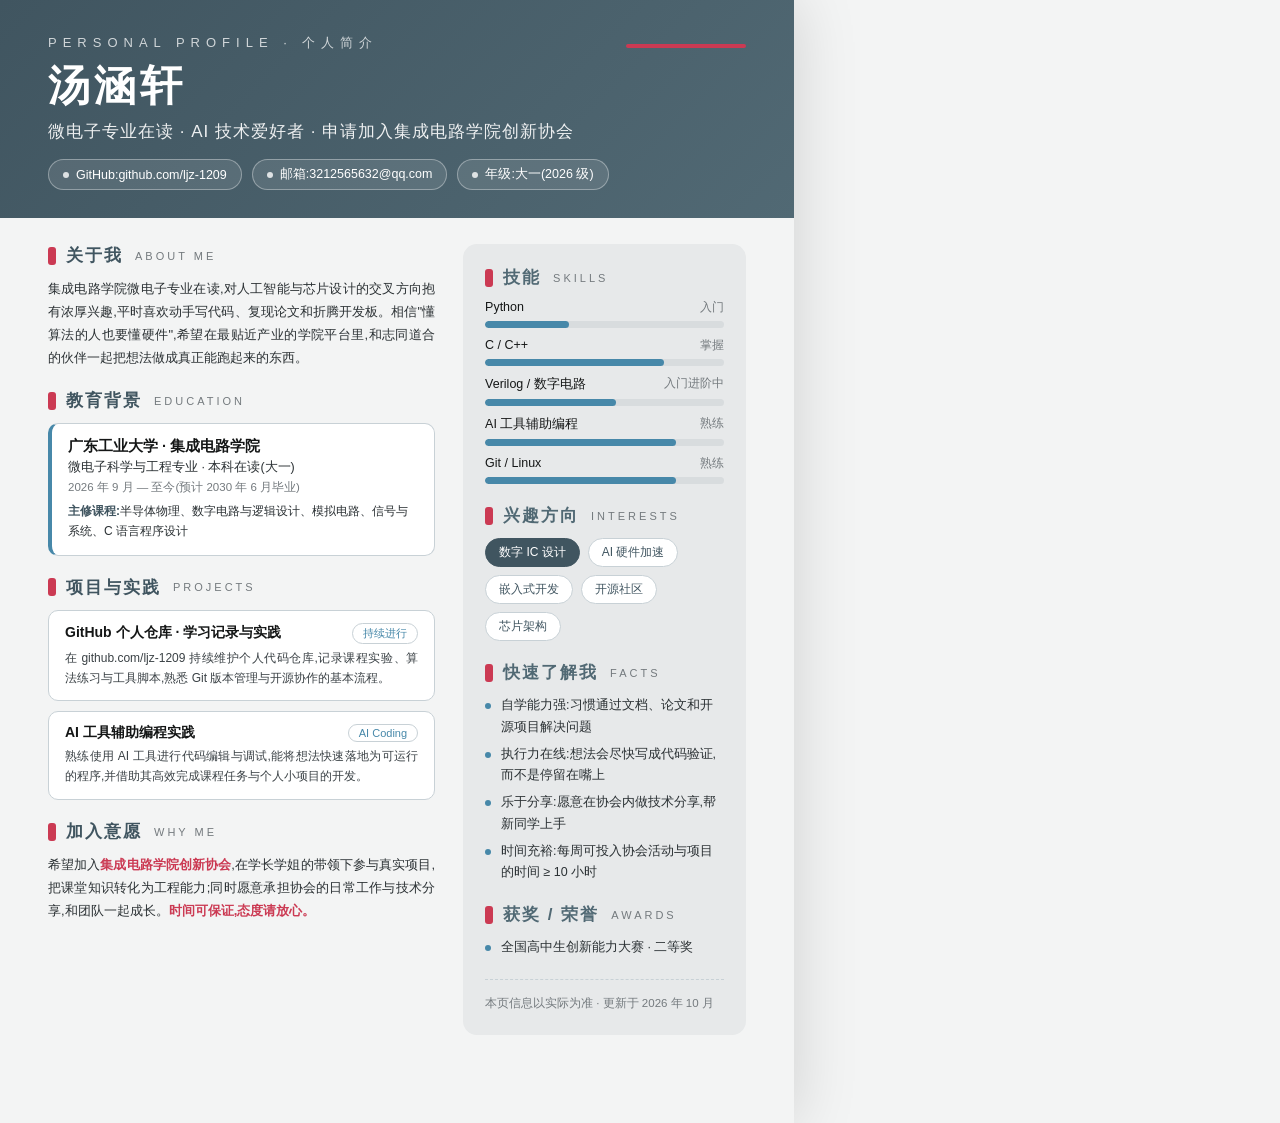
<file: 个人简介/personal_profile.html>
<!DOCTYPE html>
<html lang="zh-CN">
<head>
<meta charset="UTF-8">
<title>汤涵轩 - 个人简介</title>
<style>
  @page { size: 794px 1123px; margin: 0; }
  html, body { margin: 0; padding: 0; width: 794px; background: #f3f4f4; }
  * { box-sizing: border-box; }

  :root {
    --page-bg: #f3f4f4;
    --section-bg: #e7e9ea;
    --card-bg: #ffffff;
    --primary: #405560;
    --primary-2: #516974;
    --icon: #4788a9;
    --accent: #cb3a53;
    --text: #141616;
    --muted: #747a7e;
    --border: #c8d1d6;
  }

  body {
    font-family: "Microsoft YaHei", "PingFang SC", "Noto Sans SC", sans-serif;
    color: var(--text);
    -webkit-print-color-adjust: exact;
    print-color-adjust: exact;
  }

  .page {
    width: 794px;
    height: 1123px;
    position: relative;
    background: var(--page-bg);
    display: flex;
    flex-direction: column;
  }

  /* ── Header band ── */
  .header {
    background: linear-gradient(135deg, #405560 0%, #516974 100%);
    color: #ffffff;
    padding: 34px 48px 28px 48px;
    position: relative;
  }
  .header::after {
    content: "";
    position: absolute;
    right: 48px; top: 44px;
    width: 120px; height: 4px;
    background: var(--accent);
    border-radius: 2px;
  }
  .kicker {
    font-size: 13px;
    letter-spacing: 6px;
    opacity: 0.75;
    margin-bottom: 10px;
  }
  .name {
    font-size: 42px;
    font-weight: 700;
    letter-spacing: 4px;
    line-height: 1.15;
  }
  .headline {
    margin-top: 10px;
    font-size: 17px;
    font-weight: 400;
    opacity: 0.9;
    letter-spacing: 1px;
  }
  .contact-row {
    display: flex;
    flex-wrap: wrap;
    gap: 10px;
    margin-top: 16px;
  }
  .chip {
    display: inline-flex;
    align-items: center;
    gap: 7px;
    font-size: 12.5px;
    padding: 6px 14px;
    border: 1px solid rgba(255,255,255,0.35);
    border-radius: 999px;
    background: rgba(255,255,255,0.10);
  }
  .chip .dot { width: 6px; height: 6px; border-radius: 50%; background: #ffffff; opacity: 0.8; }

  /* ── Body two columns ── */
  .body {
    flex: 1;
    display: flex;
    gap: 0;
    padding: 26px 48px 26px 48px;
  }
  .main { flex: 1.62; padding-right: 28px; }
  .side {
    flex: 1;
    background: var(--section-bg);
    border-radius: 14px;
    padding: 22px 22px;
    align-self: flex-start;
  }

  .sec { margin-bottom: 20px; }
  .sec:last-child { margin-bottom: 0; }
  .sec-title {
    display: flex;
    align-items: center;
    gap: 10px;
    font-size: 17px;
    font-weight: 700;
    letter-spacing: 2px;
    color: var(--primary);
    margin-bottom: 11px;
  }
  .sec-title::before {
    content: "";
    width: 8px; height: 18px;
    border-radius: 3px;
    background: var(--accent);
  }
  .sec-title small {
    font-weight: 400;
    font-size: 11px;
    color: var(--muted);
    letter-spacing: 3px;
    margin-left: 2px;
  }

  .about-text {
    font-size: 13px;
    line-height: 1.75;
    color: #2b3134;
    text-align: justify;
  }

  .edu-card {
    background: var(--card-bg);
    border: 1px solid var(--border);
    border-left: 4px solid var(--icon);
    border-radius: 10px;
    padding: 13px 16px;
  }
  .edu-school { font-size: 14.5px; font-weight: 700; }
  .edu-major { font-size: 12.5px; color: #2b3134; margin-top: 3px; }
  .edu-meta { font-size: 11.5px; color: var(--muted); margin-top: 4px; }
  .edu-courses { font-size: 12px; color: #2b3134; margin-top: 7px; line-height: 1.65; }
  .edu-courses b { color: var(--primary); font-weight: 700; }

  .proj {
    background: var(--card-bg);
    border: 1px solid var(--border);
    border-radius: 10px;
    padding: 12px 16px;
    margin-bottom: 10px;
  }
  .proj:last-child { margin-bottom: 0; }
  .proj-head { display: flex; align-items: baseline; justify-content: space-between; }
  .proj-name { font-size: 14px; font-weight: 700; color: var(--text); }
  .proj-tag { font-size: 11px; color: var(--icon); border: 1px solid var(--border); border-radius: 999px; padding: 2px 10px; white-space: nowrap; }
  .proj-desc { font-size: 12px; line-height: 1.65; color: #3a4145; margin-top: 5px; text-align: justify; }

  .intent-text {
    font-size: 13px;
    line-height: 1.75;
    color: #2b3134;
    text-align: justify;
  }
  .intent-text b { color: var(--accent); }

  /* ── Sidebar ── */
  .side .sec-title { color: var(--primary-2); }
  .skill { margin-bottom: 10px; }
  .skill:last-child { margin-bottom: 0; }
  .skill-row { display: flex; justify-content: space-between; font-size: 12.5px; margin-bottom: 6px; }
  .skill-row span:last-child { color: var(--muted); font-size: 11.5px; }
  .bar { height: 7px; border-radius: 4px; background: #d8dcde; overflow: hidden; }
  .bar i { display: block; height: 100%; border-radius: 4px; background: var(--icon); }

  .tag-wrap { display: flex; flex-wrap: wrap; gap: 8px; }
  .tag {
    font-size: 12px;
    padding: 5px 13px;
    border-radius: 999px;
    background: #ffffff;
    border: 1px solid var(--border);
    color: var(--primary);
  }
  .tag.hot { background: var(--primary); border-color: var(--primary); color: #ffffff; }

  .fact-list { list-style: none; margin: 0; padding: 0; }
  .fact-list li {
    position: relative;
    padding-left: 16px;
    font-size: 12.5px;
    line-height: 1.7;
    color: #2b3134;
    margin-bottom: 6px;
  }
  .fact-list li::before {
    content: "";
    position: absolute;
    left: 0; top: 8px;
    width: 6px; height: 6px;
    border-radius: 50%;
    background: var(--icon);
  }

  .foot-note {
    margin-top: 18px;
    padding-top: 14px;
    border-top: 1px dashed var(--border);
    font-size: 11.5px;
    color: var(--muted);
    line-height: 1.7;
  }

  /* Browser preview auto-scale (print unaffected) */
  @media screen {
    html {
      height: auto;
      display: flex;
      justify-content: center;
      background: #f3f4f4;
    }
    body {
      transform-origin: top center;
      scale: min(1, calc(100vw / 794));
      margin: 0 auto;
      box-shadow: 0 0 60px rgba(0,0,0,0.15);
    }
  }
</style>
</head>
<body>
<div class="page">

  <div class="header">
    <div class="kicker">PERSONAL PROFILE · 个人简介</div>
    <div class="name">汤涵轩</div>
    <div class="headline">微电子专业在读 · AI 技术爱好者 · 申请加入集成电路学院创新协会</div>
    <div class="contact-row">
      <span class="chip"><span class="dot"></span>GitHub:github.com/ljz-1209</span>
      <span class="chip"><span class="dot"></span>邮箱:3212565632@qq.com</span>
      <span class="chip"><span class="dot"></span>年级:大一(2026 级)</span>
    </div>
  </div>

  <div class="body">
    <div class="main">

      <div class="sec">
        <div class="sec-title">关于我 <small>ABOUT ME</small></div>
        <div class="about-text">
          集成电路学院微电子专业在读,对人工智能与芯片设计的交叉方向抱有浓厚兴趣,平时喜欢动手写代码、复现论文和折腾开发板。相信"懂算法的人也要懂硬件",希望在最贴近产业的学院平台里,和志同道合的伙伴一起把想法做成真正能跑起来的东西。
        </div>
      </div>

      <div class="sec">
        <div class="sec-title">教育背景 <small>EDUCATION</small></div>
        <div class="edu-card">
          <div class="edu-school">广东工业大学 · 集成电路学院</div>
          <div class="edu-major">微电子科学与工程专业 · 本科在读(大一)</div>
          <div class="edu-meta">2026 年 9 月 — 至今(预计 2030 年 6 月毕业)</div>
          <div class="edu-courses"><b>主修课程:</b>半导体物理、数字电路与逻辑设计、模拟电路、信号与系统、C 语言程序设计</div>
        </div>
      </div>

      <div class="sec">
        <div class="sec-title">项目与实践 <small>PROJECTS</small></div>
        <div class="proj">
          <div class="proj-head">
            <span class="proj-name">GitHub 个人仓库 · 学习记录与实践</span>
            <span class="proj-tag">持续进行</span>
          </div>
          <div class="proj-desc">在 github.com/ljz-1209 持续维护个人代码仓库,记录课程实验、算法练习与工具脚本,熟悉 Git 版本管理与开源协作的基本流程。</div>
        </div>
        <div class="proj">
          <div class="proj-head">
            <span class="proj-name">AI 工具辅助编程实践</span>
            <span class="proj-tag">AI Coding</span>
          </div>
          <div class="proj-desc">熟练使用 AI 工具进行代码编辑与调试,能将想法快速落地为可运行的程序,并借助其高效完成课程任务与个人小项目的开发。</div>
        </div>
      </div>

      <div class="sec">
        <div class="sec-title">加入意愿 <small>WHY ME</small></div>
        <div class="intent-text">
          希望加入<b>集成电路学院创新协会</b>,在学长学姐的带领下参与真实项目,把课堂知识转化为工程能力;同时愿意承担协会的日常工作与技术分享,和团队一起成长。<b>时间可保证,态度请放心。</b>
        </div>
      </div>

    </div>

    <div class="side">

      <div class="sec">
        <div class="sec-title">技能 <small>SKILLS</small></div>
        <div class="skill">
          <div class="skill-row"><span>Python</span><span>入门</span></div>
          <div class="bar"><i style="width:35%"></i></div>
        </div>
        <div class="skill">
          <div class="skill-row"><span>C / C++</span><span>掌握</span></div>
          <div class="bar"><i style="width:75%"></i></div>
        </div>
        <div class="skill">
          <div class="skill-row"><span>Verilog / 数字电路</span><span>入门进阶中</span></div>
          <div class="bar"><i style="width:55%"></i></div>
        </div>
        <div class="skill">
          <div class="skill-row"><span>AI 工具辅助编程</span><span>熟练</span></div>
          <div class="bar"><i style="width:80%"></i></div>
        </div>
        <div class="skill">
          <div class="skill-row"><span>Git / Linux</span><span>熟练</span></div>
          <div class="bar"><i style="width:80%"></i></div>
        </div>
      </div>

      <div class="sec">
        <div class="sec-title">兴趣方向 <small>INTERESTS</small></div>
        <div class="tag-wrap">
          <span class="tag hot">数字 IC 设计</span>
          <span class="tag">AI 硬件加速</span>
          <span class="tag">嵌入式开发</span>
          <span class="tag">开源社区</span>
          <span class="tag">芯片架构</span>
        </div>
      </div>

      <div class="sec">
        <div class="sec-title">快速了解我 <small>FACTS</small></div>
        <ul class="fact-list">
          <li>自学能力强:习惯通过文档、论文和开源项目解决问题</li>
          <li>执行力在线:想法会尽快写成代码验证,而不是停留在嘴上</li>
          <li>乐于分享:愿意在协会内做技术分享,帮新同学上手</li>
          <li>时间充裕:每周可投入协会活动与项目的时间 ≥ 10 小时</li>
        </ul>
      </div>

      <div class="sec">
        <div class="sec-title">获奖 / 荣誉 <small>AWARDS</small></div>
        <ul class="fact-list">
          <li>全国高中生创新能力大赛 · 二等奖</li>
        </ul>
      </div>

      <div class="foot-note">
        本页信息以实际为准 · 更新于 2026 年 10 月
      </div>

    </div>
  </div>

</div>
</body>
</html>
</file>
